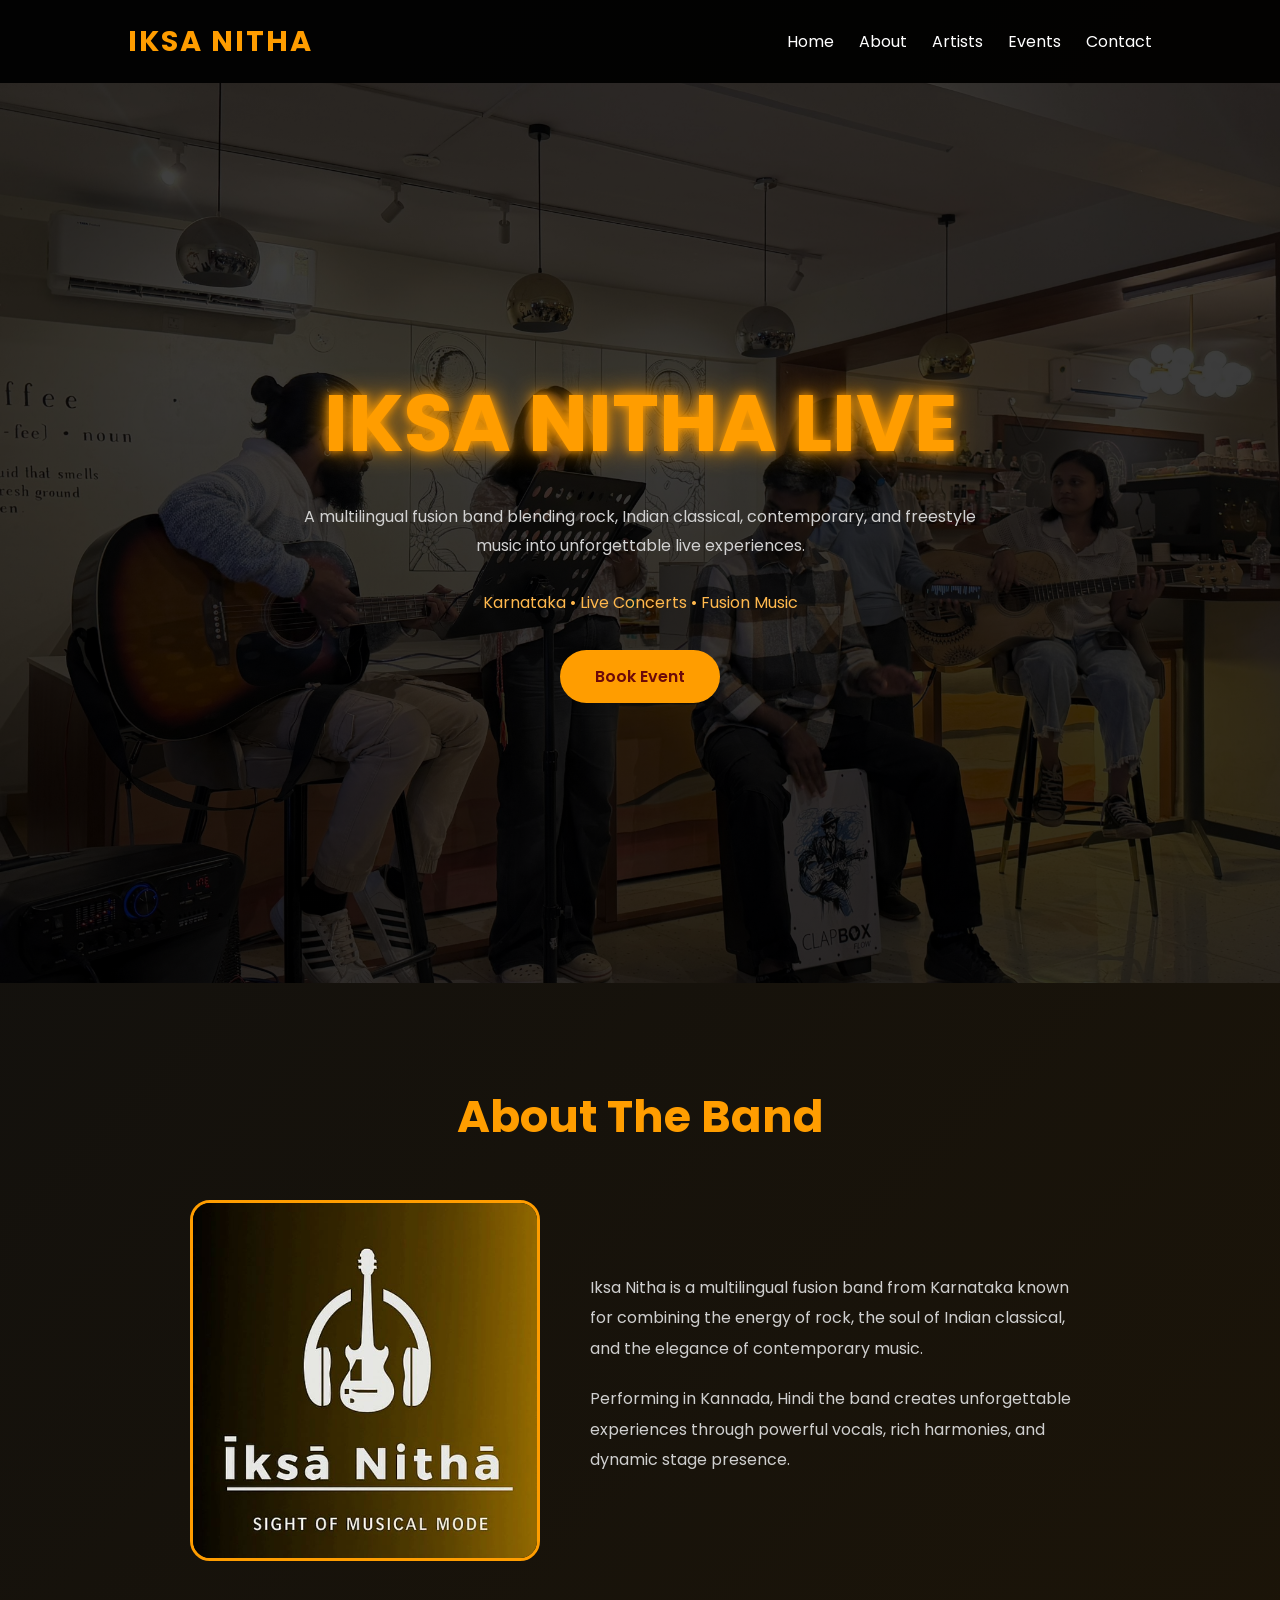
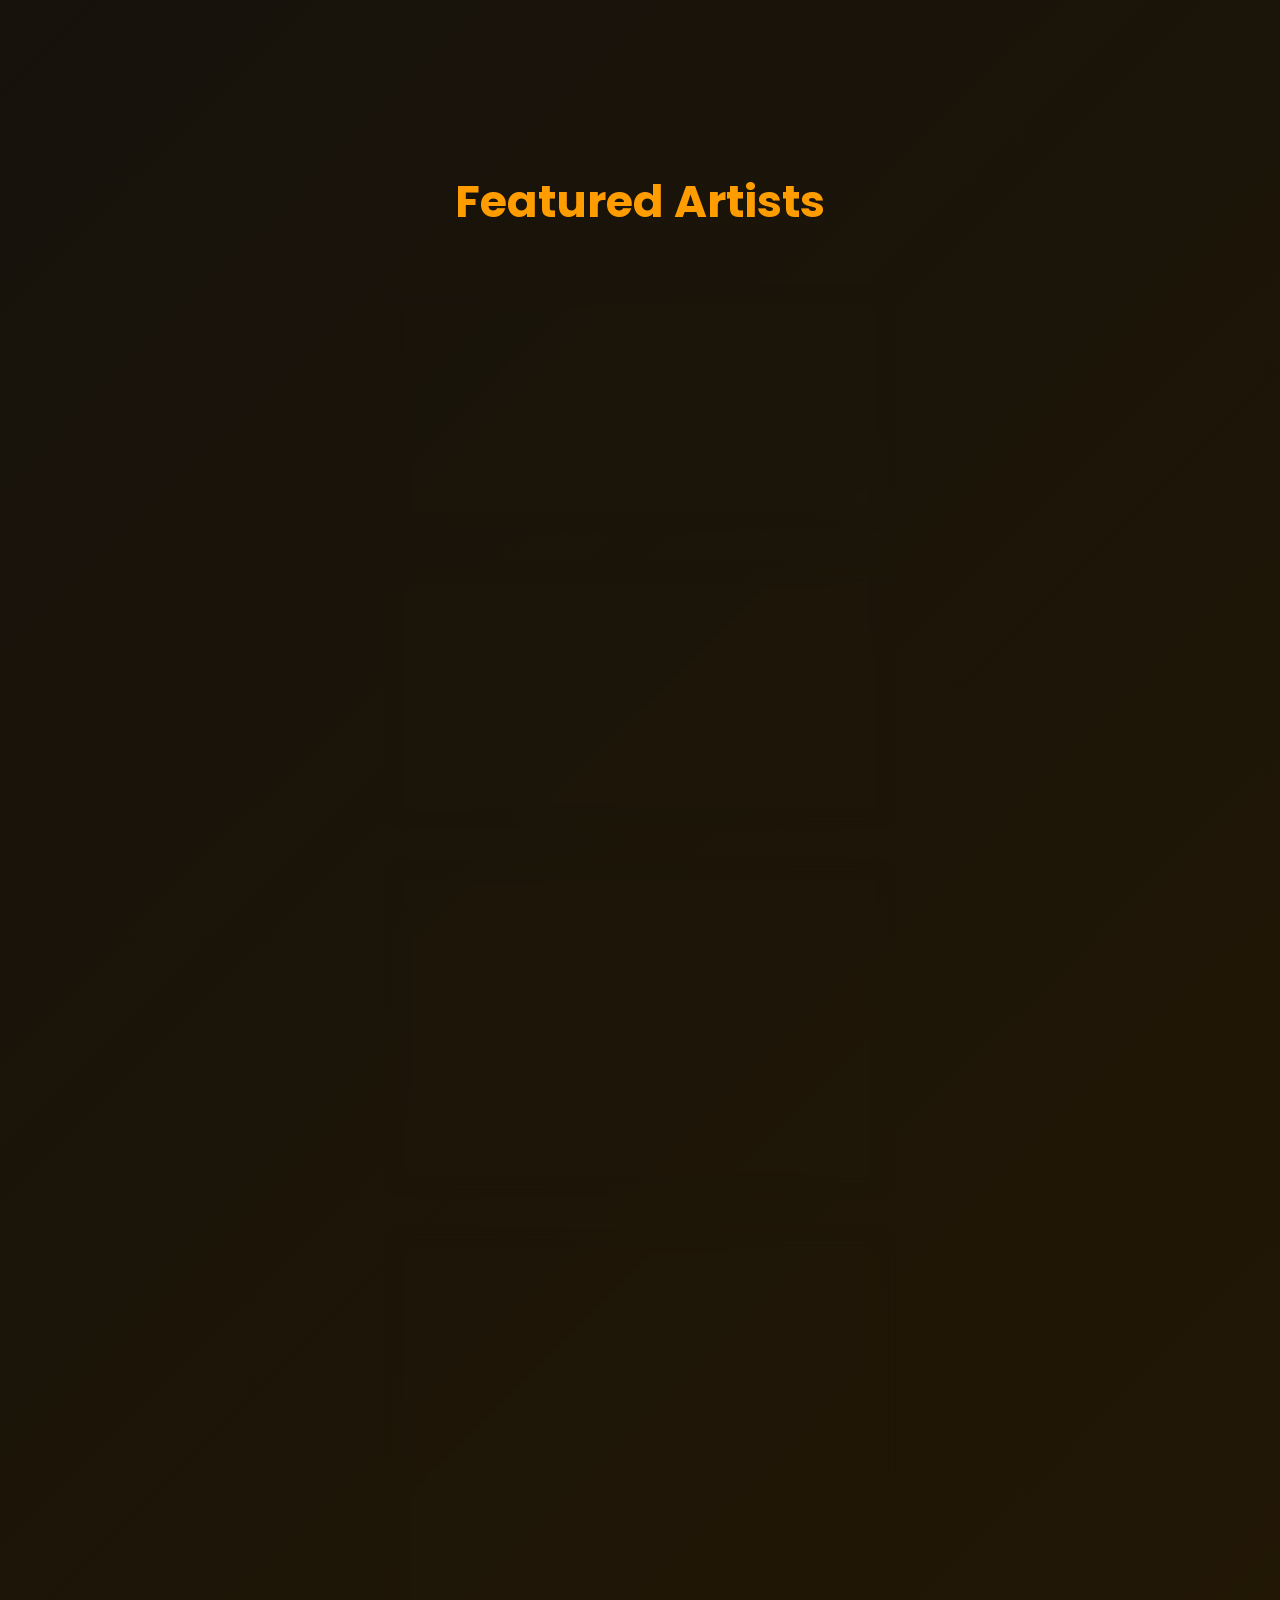
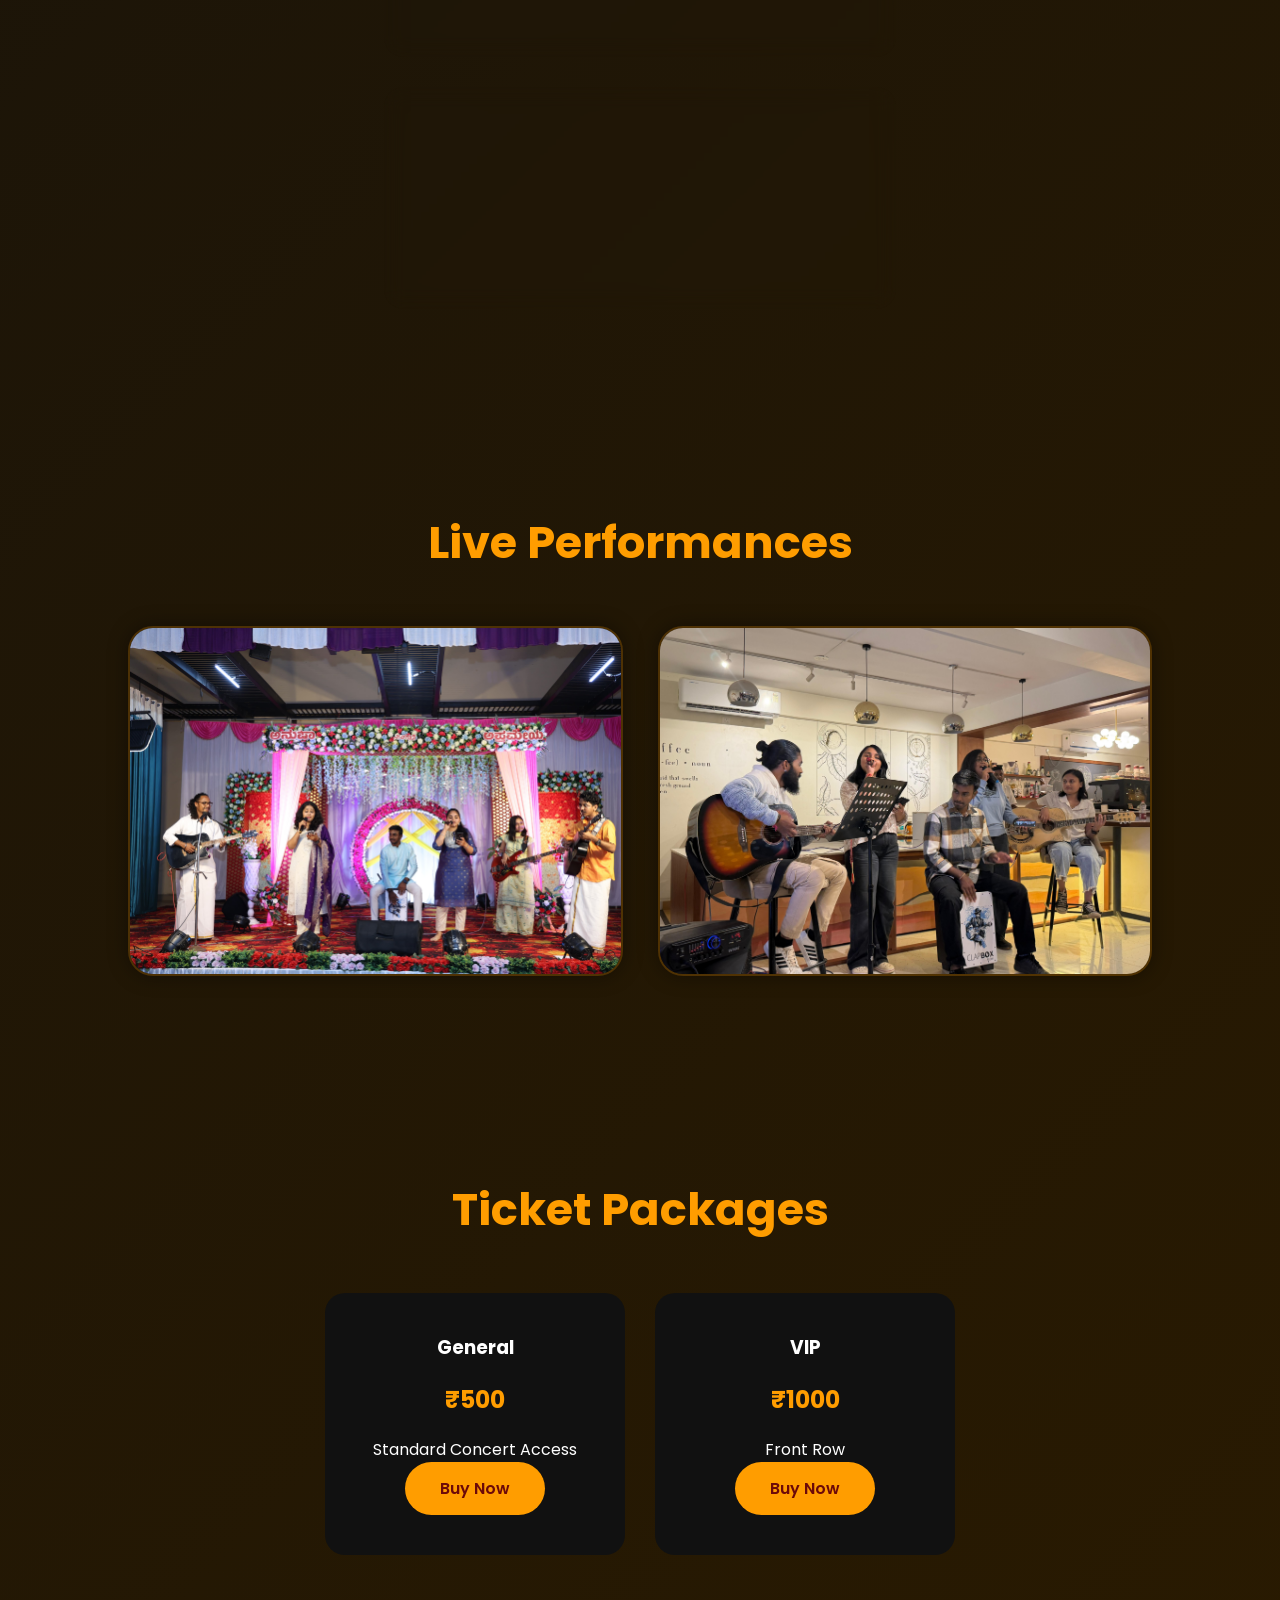
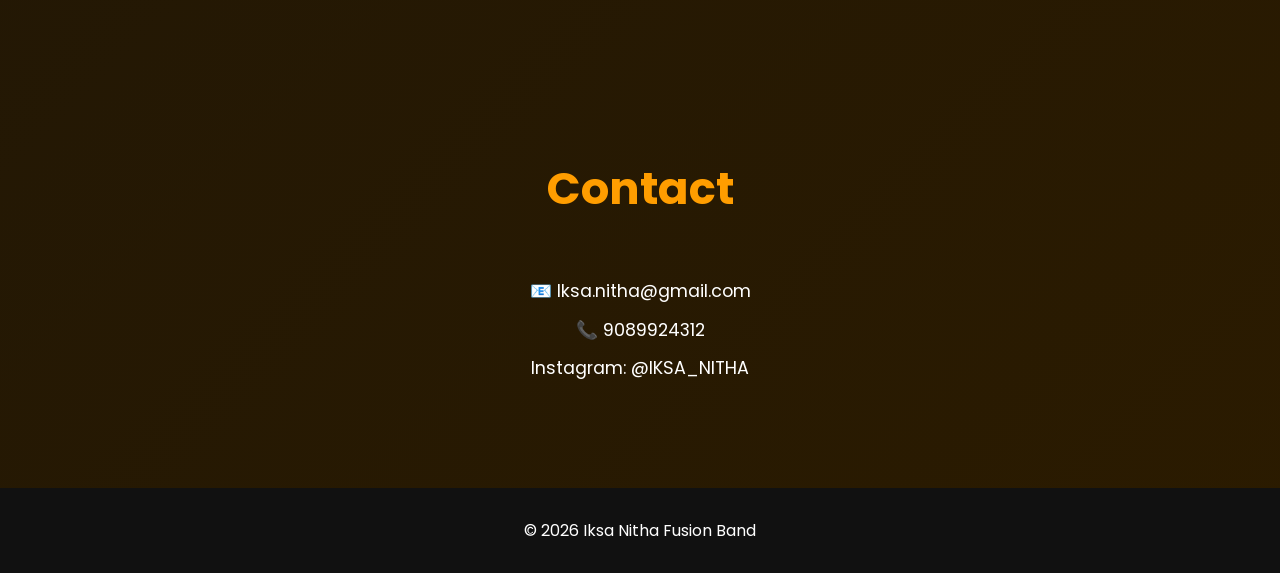
<file: Vasudha_L1task1/index.html>
<!DOCTYPE html>
<html lang="en">

<head>

  <meta charset="UTF-8">

  <meta name="viewport"
  content="width=device-width, initial-scale=1.0">

  <title>Iksa Nitha Live</title>

  <link rel="preconnect"
  href="https://fonts.googleapis.com">

  <link href="https://fonts.googleapis.com/css2?family=Poppins:wght@300;400;600;700&display=swap"
  rel="stylesheet">

  <link rel="stylesheet"
  href="style.css">

</head>

<body>

  
  <header class="navbar">

    <div class="logo">
      IKSA NITHA
    </div>

    <ul class="nav-links">

      <li><a href="#home">Home</a></li>

      <li><a href="#about">About</a></li>

      <li><a href="#artists">Artists</a></li>

      <li><a href="#events">Events</a></li>

      <li><a href="#contact">Contact</a></li>

    </ul>

  </header>

  

  <section class="home-section" id="home">

    <div class="home-content">

      <h1>IKSA NITHA LIVE</h1>

      <p>
        A multilingual fusion band blending
        rock, Indian classical, contemporary,
        and freestyle music into unforgettable
        live experiences.
      </p>

      <div class="event-details">
        Karnataka • Live Concerts • Fusion Music
      </div>

      <a href="#contact" class="btn">
        Book Event
      </a>

    </div>

  </section>

  

  <section class="about" id="about">

    <h2 class="section-title">
      About The Band
    </h2>

    <div class="about-container">

      <div class="about-image">

        <img src="Capture.JPG">

      </div>

      <div class="about-text">

        <p>
          Iksa Nitha is a multilingual fusion band
          from Karnataka known for combining the
          energy of rock, the soul of Indian classical,
          and the elegance of contemporary music.
        </p>

        <p>
          Performing in Kannada, Hindi the band creates unforgettable
          experiences through powerful vocals,
          rich harmonies, and dynamic stage presence.
        </p>

      </div>

    </div>

  </section>
   <section class="artists" id="artists">

    <h2 class="section-title">
      Featured Artists
    </h2>

    <div class="artist-container">

    <div class="artist-card">

        <img src="artist1.jpg">

        <h3>AISHWARYA B</h3>

        <p class="role">
          Lead Vocalist
        </p>

        <p>
          Carnatic-trained vocalist bringing
          soulful Indian essence to
          contemporary fusion performances.
        </p>

      </div>
    <div class="artist-card">

        <img src="artist2.JPG">

        <h3>OHIL H</h3>

        <p class="role">
          Rhythm Guitarist
        </p>

        <p>
          A creative guitarist who experiments with
          freestyle, rock, funk, jazz, and fusion sounds.
          Ohil's rhythmic feel and chordal expression
          form the harmonic backbone of
          Iksa Nitha's live performances.
        </p>

      </div>

      

      <div class="artist-card">

        <img src="artist3.JPG">

        <h3>MANOJ B</h3>

        <p class="role">
          Percussionist
        </p>

        <p>
          The rhythmic pulse of Iksa Nitha,
          Manoj specializes in freestyle, rock,
          and fusion styles. His grooves bring
          energy and dynamic texture to
          the band's arrangements.
        </p>

      </div>

      

      <div class="artist-card">

        <img src="artist4.JPG">

        <h3>VIJAYLAXMI H</h3>

        <p class="role">
          Bassist
        </p>

        <p>
          Vijaylaxmi provides the solid foundation
          that ties the entire band together.
          She explores freestyle, rock, and
          fusion genres, adding warmth and
          rhythmic strength to
          Iksa Nitha's soundscapes.
        </p>

      </div>

      
      <div class="artist-card">

        <img src="artist5.JPG">

        <h3>ANJAN S</h3>

        <p class="role">
          Lead Guitarist
        </p>

        <p>
          The creative head and guiding force
          of Iksa Nitha, Anjan blends freestyle,
          rock, funk, jazz, and classical influences
          with remarkable precision.
        </p>

      </div>

    </div>

  </section>

<section class="events" id="events">

    <h2 class="section-title">
      Live Performances
    </h2>

    <div class="event-gallery">

      <img src="image1.webp">

      <img src="image2.webp">

    </div>

  </section>

  <section class="tickets">

    <h2 class="section-title">
      Ticket Packages
    </h2>

    <div class="ticket-container">

      <div class="ticket-card">

        <h3>General</h3>

        <h2>₹500</h2>

        <p>
          Standard Concert Access
        </p>

        <a href="#" class="btn">
          Buy Now
        </a>

      </div>

      <div class="ticket-card">

        <h3>VIP</h3>

        <h2>₹1000</h2>

        <p>
          Front Row
        </p>

        <a href="#" class="btn">
          Buy Now
        </a>

      </div>

    </div>

  </section>

  <section class="contact" id="contact">

    <h2 class="section-title">
      Contact
    </h2>

    <div class="contact-box">

      <p>
        📧 Iksa.nitha@gmail.com
      </p>
      <p>
        📞 9089924312
      </p>
      <p>
        Instagram: @IKSA_NITHA
      </p>

    </div>

  </section>

  
  <footer>

    <p>
      © 2026 Iksa Nitha Fusion Band
    </p>

  </footer>

</body>

</html>
</file>
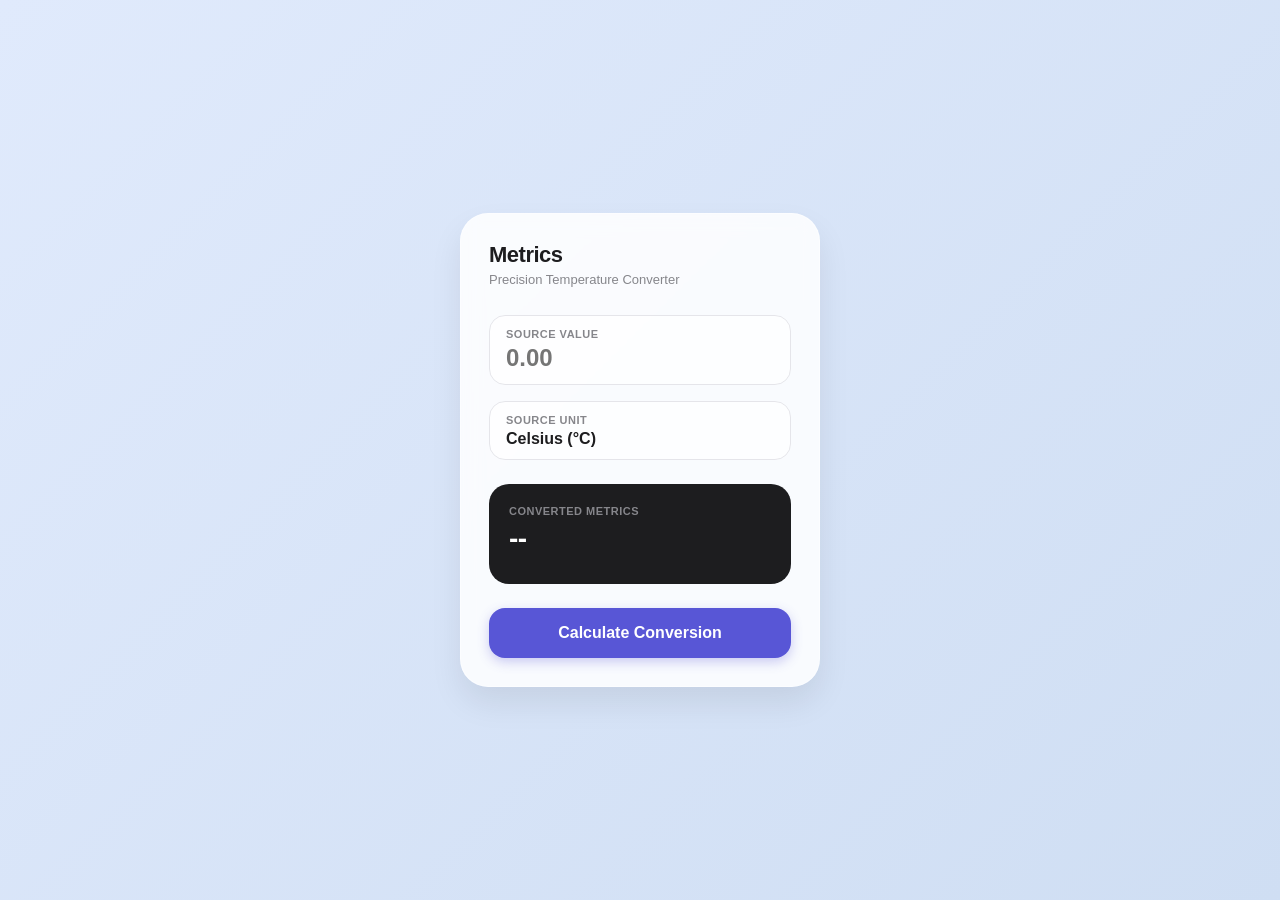
<file: Vasudha_L1task3/index.html>
<! DOCTYPE html>
<html lang="en">
<head>
<meta charset="UTF-8">
<meta name="viewport" content="width=device-width, initial-scale=1.0">
<title>Global Temp Converter</title>
<style>
* {
box-sizing: border-box;
margin: 0;
padding: 0;
font-family: -apple-system, BlinkMacSystemFont, "Segoe UI", Roboto, sans-serif;
}
body {
background: linear-gradient(135deg, #e0eafc 0%, #cfdef3 100%);
display: flex;
justify-content: center;
align-items: center;
min-height: 100vh;
padding: 20px;
}

.app-card {
background: rgba(255, 255, 255, 0.85);
backdrop-filter: blur(10px);
-webkit-backdrop-filter: blur(10px);
width: 100%;
max-width: 360px;
border-radius: 28px;
box-shadow: 0 16px 32px rgba(0, 0, 0, 0.08);
padding: 28px;
border: 1px solid rgba(255, 255, 255, 0.4);
}

.header {
margin-bottom: 28px;
}

h1 {
font-size: 22px;
font-weight: 800;
color: #1d1d1f;
letter-spacing: -0.5px;
}

.subtitle {
font-size: 13px;
color: #86868b;
margin-top: 4px;
}

.input-stack {
display: flex;
flex-direction: column;
gap: 16px;
margin-bottom: 24px;
}

.field-container {
background: rgba(255, 255, 255, 0.7);
border: 1px solid #e5e5ea;
border-radius: 16px;
padding: 12px 16px;
transition: all 0.2s ease;
}

.field-container:focus-within {
border-color: #5856d6;
box-shadow: 0 0 0 4px rgba(88, 86, 214, 0.1);
}

label {
display: block;
font-size: 11px;
text-transform: uppercase;
letter-spacing: 0.5px;
color: #86868b;
font-weight: 700;
margin-bottom: 4px;
}

input {
border: none;
background: transparent;
font-size: 24px;
font-weight: 600;
color: #1d1d1f;
width: 100%;
outline: none;
}

select {
border: none;
background: transparent;
font-size: 16px;
font-weight: 600;
color: #1d1d1f;
width: 100%;
outline: none;
cursor: pointer;
appearance: none;
The background image is set using an SVG XML string, which defines a simple arrow icon.
background-repeat: no-repeat;
background-position: right center;
background-size: 16px;
}

.output-card {
background: #1d1d1f;
border-radius: 20px;
padding: 20px;
color: white;
margin-bottom: 24px;
min-height: 100px;
display: flex;
flex-direction: column;
justify-content: center;
transition: all 0.3s ease;
}

.output-label {
font-size: 11px;
text-transform: uppercase;
letter-spacing: 0.5px;
color: #86868b;
font-weight: 700;
margin-bottom: 6px;
}

.main-result {
font-size: 28px;
font-weight: 700;
letter-spacing: -0.5px;
}

.secondary-results {
font-size: 14px;
color: #eaeaea;
margin-top: 8px;
display: flex;
gap: 12px;
}

.error-banner {
background: #ff3b30;
color: white;
font-size: 13px;
font-weight: 600;
padding: 12px;
border-radius: 12px;
margin-bottom: 16px;
text-align: center;
display: none;
animation: shake 0.3s ease;
}

.btn-action {
background: #5856d6;
color: white;
border: none;
width: 100%;
padding: 16px;
border-radius: 16px;
font-size: 16px;
font-weight: 700;
cursor: pointer;
transition: all 0.2s ease;
box-shadow: 0 4px 12px rgba(88, 86, 214, 0.3);
}

.btn-action:hover {
background: #4745b4;
box-shadow: 0 6px 16px rgba(88, 86, 214, 0.4);
}

.btn-action:active {
transform: scale(0.98);
}

@keyframes shake {
0%, 100% { transform: translateX(0); }
25% { transform: translateX(-4px); }
75% { transform: translateX(4px); }
}
</style>
</head>
<body>

<div class="app-card">
<div class="header">
<h1>Metrics</h1>
<div class="subtitle">Precision Temperature Converter</div>
</div>

<div class="error-banner" id="errorBanner">Please enter a valid numeric temperature</div>

<div class="input-stack">
<div class="field-container">
<label for="tempInput">Source Value</label>
<input type="text" id="tempInput" placeholder="0.00" inputmode="decimal">
</div>
<div class="field-container">
<label for="unitSelect">Source Unit</label>
<select id="unitSelect">
<option value="C" selected>Celsius (°C)</option>
<option value="F">Fahrenheit (°F)</option>
<option value="K">Kelvin (K)</option>
</select>
</div>
</div>

<div class="output-card">
<div class="output-label">Converted Metrics</div>
<div class="main-result" id="primaryOutput">--</div>
<div class="secondary-results" id="secondaryOutput"></div>
</div>

<button class="btn-action" id="actionBtn">Calculate Conversion</button>
</div>

<script>
document.getElementById('actionBtn').addEventListener('click', function() {
const tempInput = document.getElementById('tempInput');
const unitSelect = document.getElementById('unitSelect');
const primaryOutput = document.getElementById('primaryOutput');
const secondaryOutput = document.getElementById('secondaryOutput');
const errorBanner = document.getElementById('errorBanner');
const rawVal = tempInput.value.trim();
const value = parseFloat(rawVal);
const unit = unitSelect.value;

if (rawVal === "" || isNaN(value)) {
errorBanner.style.display = 'block';
primaryOutput.textContent = '--';
secondaryOutput.innerHTML = '';
return;
}
if ((unit === 'C' && value < -273.15) ||
(unit === 'F' && value < -459.67) ||
(unit === 'K' && value < 0)) {
errorBanner.textContent = "Temperature falls below absolute zero!";
errorBanner.style.display = 'block';
primaryOutput.textContent = '--';
secondaryOutput.innerHTML = '';
return;
}

errorBanner.style.display = 'none';
errorBanner.textContent = "Please enter a valid numeric temperature";

let c, f, k;

if (unit === 'C') {
c = value;
f = (c * 9/5) + 32;
k = c + 273.15;
primaryOutput.innerHTML = `${cleanNum(f)} <span style="font-size: 18px; color: #86868b;">°F</span>`;
secondaryOutput.innerHTML = `<span>${cleanNum(k)} K</span>`;
} else if (unit === 'F') {
f = value;
c = (f - 32) * 5/9;
k = c + 273.15;
primaryOutput.innerHTML = `${cleanNum(c)} <span style="font-size: 18px; color: #86868b;">°C</span>`;
secondaryOutput.innerHTML = `<span>${cleanNum(k)} K</span>`;
} else if (unit === 'K') {
k = value;
c = k - 273.15;
f = (c * 9/5) + 32;
primaryOutput.innerHTML = `${cleanNum(c)} <span style="font-size: 18px; color: #86868b;">°C</span>`;
secondaryOutput.innerHTML = `<span>${cleanNum(f)} °F</span>`;
}
});

function cleanNum(num) {
return parseFloat(num.toFixed(4)).toString();
}
</script>
</body>
</html>
</file>
<file: Vasudha_L1task1/style.css>
*{
  margin: 0;
  padding: 0;
  box-sizing: border-box;
}

body{
  font-family: 'Poppins', sans-serif;
  background:
    linear-gradient(
    135deg,
    #0f0f0f,
    #2b1b00);
  color: white;
}

html{
  scroll-behavior: smooth;
}


.navbar{
  display: flex;
  justify-content: space-between;
  align-items: center;

  padding: 20px 10%;

  background-color: rgba(0,0,0,0.85);

  position: sticky;
  top: 0;

  z-index: 1000;
}

.logo{
  font-size: 1.8rem;
  font-weight: bold;

  color: #ff9d00;

  letter-spacing: 2px;
}

.nav-links{
  display: flex;
  gap: 25px;

  list-style: none;
}

.nav-links a{
  text-decoration: none;

  color: white;

  transition: 0.3s;
}

.nav-links a:hover{
  color: #ff9d00;
}


.home-section{
  height: 100vh;

  display: flex;
  justify-content: center;
  align-items: center;

  text-align: center;

  padding: 20px;

  background:
  linear-gradient(rgba(0,0,0,0.75),
  rgba(0,0,0,0.80)),
  url("image2.webp");

  background-size: cover;
  background-position: center;
}

.home-content{
  max-width: 700px;
}

.home-content h1{
  font-size: 5rem;

  color: #ff9d00;

  margin-bottom: 20px;

  text-shadow:
  0 0 10px #ff9d00,
  0 0 25px #ff9d00;
}

.home-content p{
  color: #d1d1d1;

  line-height: 1.8;

  margin-bottom: 30px;
}

.event-details{
  color: #ffb84d;

  margin-bottom: 35px;
}


.btn{
  display: inline-block;

  padding: 14px 35px;

  background-color: #ff9d00;

  color: rgb(108, 9, 9);

  text-decoration: none;

  border-radius: 30px;

  font-weight: 600;

  transition: 0.3s;
}

.btn:hover{
  transform: scale(1.05);

  background-color: rgb(237, 231, 231);
}



section{
  padding: 100px 10%;
}

.section-title{
  text-align: center;

  font-size: 2.8rem;

  margin-bottom: 50px;

  color: #ff9d00;
}



.about-container{
  display: flex;

  justify-content: center;
  align-items: center;

  gap: 50px;

  flex-wrap: wrap;
}

.about-image img{
  width: 350px;

  border-radius: 20px;

  border: 3px solid #ff9d00;
}

.about-text{
  max-width: 500px;
}

.about-text p{
  color: #cfcfcf;

  line-height: 1.9;

  margin-bottom: 20px;
}



.artist-container{
  display: flex;

  flex-direction: column;

  align-items: center;

  gap: 30px;
}

.artist-card{
  width: 50%;

  display: flex;

  align-items: center;

  gap: 20px;

  background: linear-gradient(
  135deg,
  #111,
  #1b1b1b);

  padding: 18px;

  border-radius: 20px;

  border: 1px solid rgba(255,157,0,0.2);

  transition: 0.4s;

  backdrop-filter: blur(10px);
}
.artist-card:hover{ 
  transform: translateY(-8px);

  box-shadow:
  0 0 20px rgba(255,157,0,0.5);
}

.artist-card img{
  width: 140px;

  height: 140px;

  object-fit: cover;

  border-radius: 15px;

  border: 2px solid #ff9d00;

  flex-shrink: 0;
}
.artist-card h3{
  color: #ff9d00;

  margin-bottom: 8px;

  font-size: 1.2rem;
}

.role{
  color: #ffb84d;

  margin-bottom: 10px;

  font-size: 0.9rem;
}

.artist-card p{
  color: #d1d1d1;

  line-height: 1.6;

  font-size: 0.9rem;
}


.event-gallery{
  display: grid;

  grid-template-columns:
  repeat(auto-fit, minmax(320px,1fr));

  gap: 35px;

  margin-top: 50px;
}

.event-gallery img{
  width: 100%;

  height: 350px;

  object-fit: cover;

  border-radius: 25px;

  border: 2px solid rgba(255,157,0,0.2);

  transition: 0.4s;

  box-shadow:
  0 0 20px rgba(0,0,0,0.4);
}

.event-gallery img:hover{
  transform: translateY(-10px) scale(1.02);

  box-shadow:
  0 0 30px rgba(255,157,0,0.5);

  border: 2px solid #ff9d00;
}


.ticket-container{
  display: flex;

  justify-content: center;

  gap: 30px;

  flex-wrap: wrap;
}

.ticket-card{
  background-color: #111;

  width: 300px;

  padding: 40px;

  border-radius: 20px;

  text-align: center;

  transition: 0.3s;
}

.ticket-card:hover{
  transform: scale(1.05);

  box-shadow:
  0 0 20px rgba(255,157,0,0.5);
}

.ticket-card h2{
  color: #ff9d00;

  margin: 20px 0;
}


.contact-box{
  text-align: center;

  line-height: 2.2;

  font-size: 1.1rem;
}


footer{
  background-color: #111;

  padding: 30px;

  text-align: center;
}



@media(max-width:768px){

  .navbar{
    flex-direction: column;

    gap: 15px;
  }

  .home-content h1{
    font-size: 3rem;
  }

  .about-container{
    flex-direction: column;
  }

}


@media(max-width: 768px){

    nav{
        flex-direction: column;
        gap: 15px;
    }

    nav ul{
        flex-direction: column;
        align-items: center;
        gap: 10px;
    }

    .landing-section{
        padding: 120px 20px;
        text-align: center;
    }

    .landing-section h1{
        font-size: 40px;
    }

    .landing-section p{
        font-size: 16px;
    }

    .artist-card{
        flex-direction: column;
        text-align: center;

        padding: 20px;
    }

    .artist-card img{
        width: 140px;
        height: 140px;
    }

    .artist-info{
        width: 100%;
    }

    .event-gallery{
        grid-template-columns: 1fr;
    }

    .event-gallery img{
        height: 250px;
    }

    .tickets{
        flex-direction: column;
        align-items: center;
    }

    .ticket-card{
        width: 90%;
    }

    footer{
        text-align: center;
    }

}
</file>
